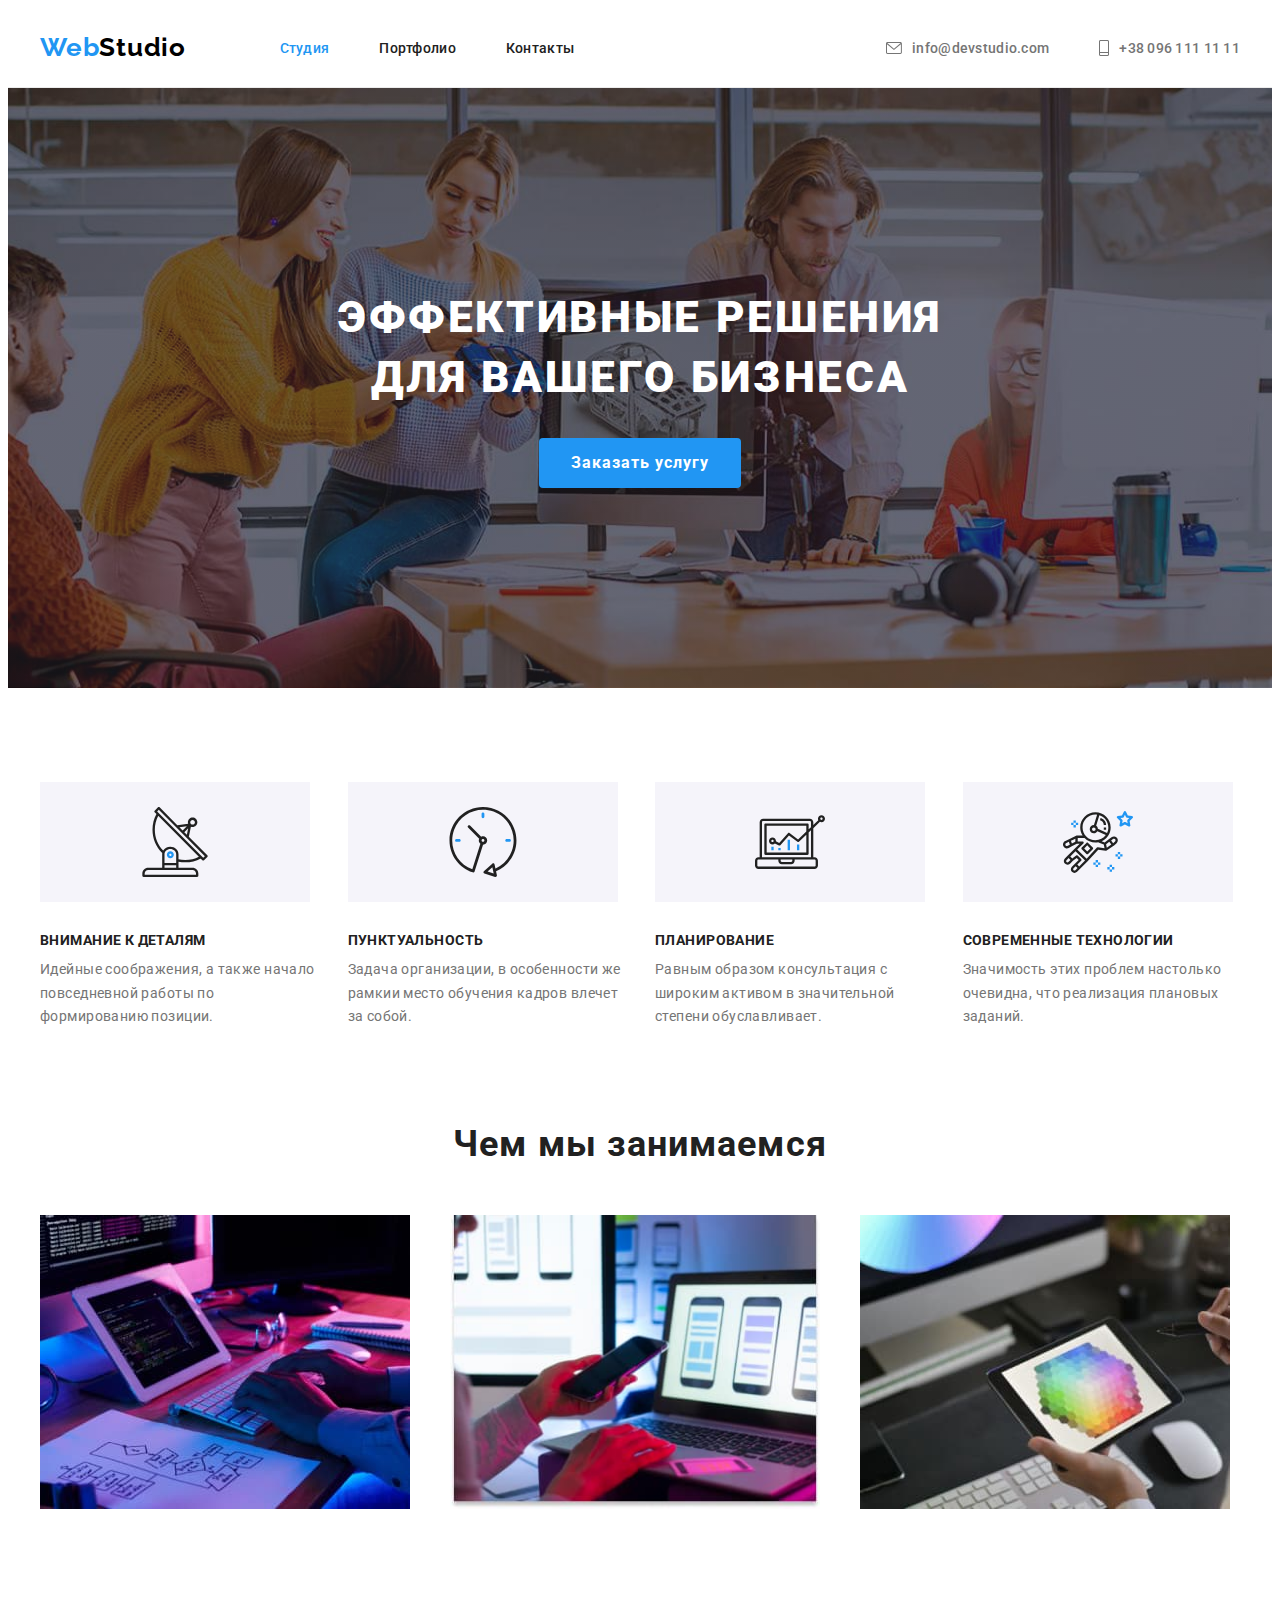
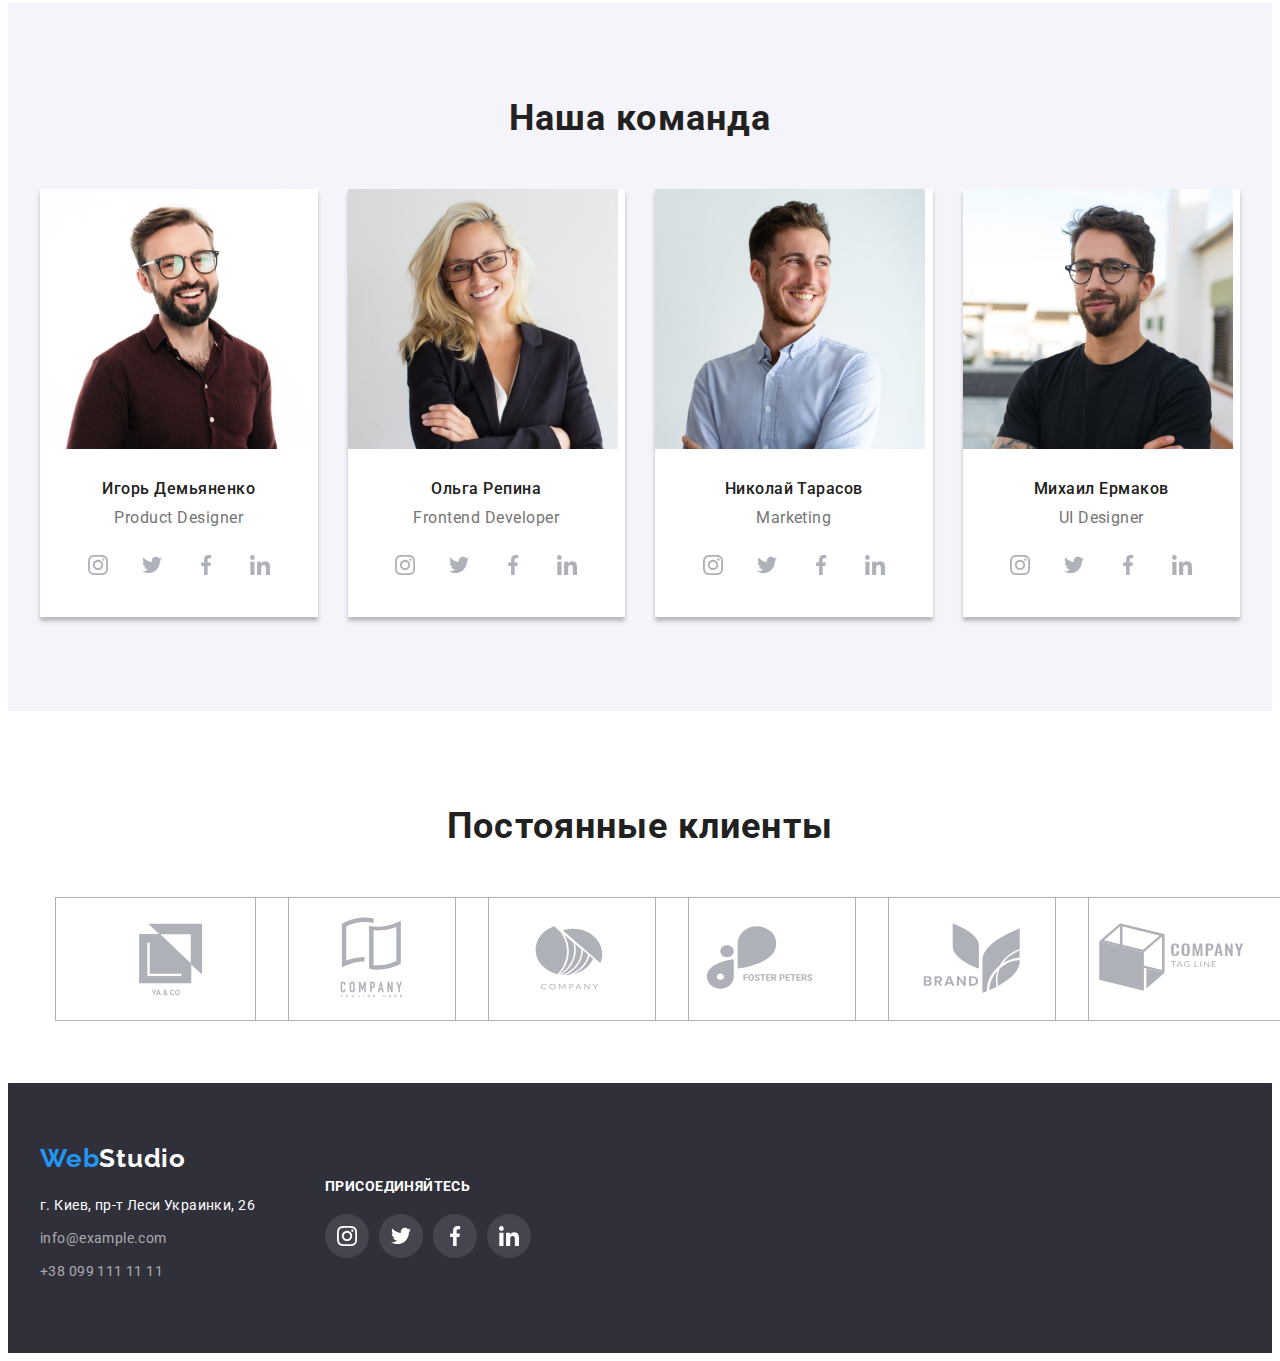
<file: index.html>
<!DOCTYPE html>
<html lang="ru">
    <head>
        <meta charset="utf-8">
        <title> Studio</title>
        <!--link GOOGLE Fonts-->
        <!--CSS rules to specify families
            font-family: 'Raleway', sans-serif;
            font-family: 'Roboto', sans-serif;-->
        <link rel="preconnect" href="https://fonts.googleapis.com">
        <link rel="preconnect" href="https://fonts.gstatic.com" crossorigin>
        <link href="https://fonts.googleapis.com/css2?family=Raleway:wght@700&family=Roboto:wght@400;500;700;900&display=swap" rel="stylesheet">
        <!--Link style-->
        <link rel="stylesheet" href="https://cdnjs.cloudflare.com/ajax/libs/modern-normalize/1.1.0/modern-normalize.min.css" integrity="sha512-wpPYUAdjBVSE4KJnH1VR1HeZfpl1ub8YT/NKx4PuQ5NmX2tKuGu6U/JRp5y+Y8XG2tV+wKQpNHVUX03MfMFn9Q==" crossorigin="anonymous" referrerpolicy="no-referrer" />
        <link rel="stylesheet" href="./css/style.css">
    </head>
    <body>
        <header class="header">
            <div class="container header-container">
                    <a href="" class="link link-no-tdn header-logo">Web<span class="header-post-logo">Studio</span> </a>
                    <nav class="navigation-header">
                        <ul class="list list-no-ls list-header-navigation " > 
                            <li class="header-nav-item item"><a href="./index.html" class="link link-no-tdn header-nav-link current-page-link ">Студия</a></li>
                            <li class="header-nav-item item"><a href="./portfolio.html" class="link link-no-tdn header-nav-link ">Портфолио</a></li>    
                            <li class="header-nav-item item"><a href="" class="link link-no-tdn header-nav-link ">Контакты</a></li>
                        </ul>    
                    </nav>
                    <ul class="list list-no-ls list-header-contact" >
                        <li class="header-contact-item item mail-item"><a href="mailto:info@devstudio.com" class="link link-no-tdn header-contact-link">
                            <svg width="16" height="12" class="contact-icon"> 
                                <use href="./images/icons.svg#icon-envelope"></use>
                            </svg>
                            <span class="mail-header">info@devstudio.com</span></a></li>
                        <li class="header-contact-item"><a href="tel:+380961111111" class="link link-no-tdn header-contact-link">
                            <svg width="10" height="16" class="contact-icon"> 
                                <use href="./images/icons.svg#icon-smartphone"></use>
                            </svg>
                            <span>+38 096 111 11 11</span></a></li>
                    </ul>
            </div>
        </header>
        <main>
            <section class="hero section">  
                <div class="container hero-container">
                    <h1 class="hero-title">Эффективные решения для вашего бизнеса</h1>
                        <input type="button" value="Заказать услугу" class="hero-button">
                </div>
            </section>
            <section class="superiority section">
                <div class="container">
                    <h2 hidden >Наши достоинства</h2>
                    <ul class="superiority-list list-no-ls">
                        <li class="superiority-item item">
                            <div class="superiority-img-block">
                                <svg class="superiority-img">
                                    <use href="./images/icons.svg#icon-antenna"></use>
                                </svg> 
                            </div>
                            <h3 class="superiority-name">Внимание к деталям</h3>
                            <p class="superiority-after-title">Идейные соображения, а также начало повседневной работы по формированию позиции.</p>
                        </li>
                        <li class="superiority-item item">
                            <div class="superiority-img-block">
                                <svg class="superiority-img">
                                    <use href="./images/icons.svg#icon-clock"></use>
                                </svg> 
                            </div>
                            <h3 class="superiority-name">Пунктуальность</h3>
                            <p class="superiority-after-title">Задача организации, в особенности же рамкии место обучения кадров влечет за собой.</p>
                        </li>
                        <li class="superiority-item item">
                            <div class="superiority-img-block">
                                <svg class="superiority-img">
                                    <use href="./images/icons.svg#icon-diagram"></use>
                                </svg> 
                            </div>
                            <h3 class="superiority-name">Планирование</h3>
                            <p class="superiority-after-title">Равным образом консультация с широким активом в значительной степени обуславливает.</p>
                        </li>
                        <li class="superiority-item item">
                            <div class="superiority-img-block">
                                <svg class="superiority-img">
                                    <use href="./images/icons.svg#icon-astronaut"></use>
                                </svg> 
                            </div>
                            <h3 class="superiority-name">Современные технологии</h3>
                            <p class="superiority-after-title">Значимость этих проблем настолько очевидна, что реализация плановых заданий.</p>
                        </li>
                    </ul> 
                </div>   
            </section>
            <section class="scills-section section">
                <div class="container scills-container">
                    <h2 class="scills-title">
                        Чем мы занимаемся
                    </h2>
                    <ul class="scills-list list-no-ls">
                        <li class="scills-item item"><a href="" class="scills-link link-no-tdn link"><img src="./images/coding.jpg" alt="Высококласный код" width="370" height="294"></a></li>
                        <li class="scills-item item"><a href="" class="scills-link link-no-tdn link"><img src="./images/crossplatform.jpg" alt="Разработка контент для различных платформ" width="370" height="294"></a></li>
                        <li class="scills-item item"><a href="" class="scills-link link-no-tdn link"><img src="./images/design.jpg" alt="Разработка дизайна" width="370" height="294"></a></li>
                    </ul>
                </div>
            </section>
            <section class="team-section section" >
                <div class="container">
                    <h2 class="team-title"> Наша команда </h2>
                    <ul class="team-list list-no-ls">
                        <li class="team-items item">
                            <img src="./images/productdesigner.jpg" alt="Product Designer" width="270" height="260">
                            <div class="team-fig-caption">
                                <h3 class="team-member-names">Игорь Демьяненко</h3>
                                <p lang="en" class="team-member-positions">Product Designer</p>
                                <ul class="social-list social-list-members list-no-ls list">
                                    <li class="social-item item social-item-members">
                                        <a href="" class="social-link link-no-tdn link">
                                            <svg class="social-icon"> 
                                                <use href="./images/icons.svg#icon-instagram"></use>
                                            </svg>
                                             </a>
                                    </li>
                                    <li class="social-item item social-item-members">
                                        <a href="" class="social-link link-no-tdn link">
                                            <svg class="social-icon"> 
                                                <use href="./images/icons.svg#icon-twitter"></use>
                                            </svg>
                                        </a>
                                    </li>
                                    <li class="social-item item social-item-members">
                                        <a href="" class="social-link link-no-tdn link">
                                            <svg class="social-icon"> 
                                                <use href="./images/icons.svg#icon-facebook"></use>
                                            </svg>
                                        </a>
                                    </li>
                                    <li class="social-item item social-item-members">
                                        <a href="" class="social-link link-no-tdn link">
                                            <svg class="social-icon"> 
                                                <use href="./images/icons.svg#icon-linkedin"></use>
                                            </svg>
                                        </a>
                                    </li>
                                </ul>
                            </div>
                        </li>
                        <li class="team-items item">
                            <img src="./images/frontend.jpg" alt="Frontend Developer" width="270" height="260">
                            <div class="team-fig-caption">
                                <h3 class="team-member-names">Ольга Репина</h3>
                                <p lang="en" class="team-member-positions">Frontend Developer</p>
                                <ul class="social-list social-list-members list-no-ls list">
                                    <li class="social-item item social-item-members">
                                        <a href="" class="social-link link-no-tdn link">
                                            <svg class="social-icon"> 
                                                <use href="./images/icons.svg#icon-instagram"></use>
                                            </svg>
                                             </a>
                                    </li>
                                    <li class="social-item item social-item-members">
                                        <a href="" class="social-link link-no-tdn link">
                                            <svg class="social-icon"> 
                                                <use href="./images/icons.svg#icon-twitter"></use>
                                            </svg>
                                        </a>
                                    </li>
                                    <li class="social-item item social-item-members">
                                        <a href="" class="social-link link-no-tdn link">
                                            <svg class="social-icon"> 
                                                <use href="./images/icons.svg#icon-facebook"></use>
                                            </svg>
                                        </a>
                                    </li>
                                    <li class="social-item item social-item-members">
                                        <a href="" class="social-link link-no-tdn link">
                                            <svg class="social-icon"> 
                                                <use href="./images/icons.svg#icon-linkedin"></use>
                                            </svg>
                                        </a>
                                    </li>
                                </ul>
                            </div>
                        </li>
                        <li class="team-items item">
                            <img src="./images/marketing.jpg" alt="Marketing" width="270" height="260">
                            <div class="team-fig-caption">
                                <h3 class="team-member-names">Николай Тарасов</h3>
                                <p lang="en" class="team-member-positions">Marketing</p>
                                <ul class="social-list social-list-members list-no-ls list">
                                    <li class="social-item item social-item-members">
                                        <a href="" class="social-link link-no-tdn link">
                                            <svg class="social-icon"> 
                                                <use href="./images/icons.svg#icon-instagram"></use>
                                            </svg>
                                             </a>
                                    </li>
                                    <li class="social-item item social-item-members">
                                        <a href="" class="social-link link-no-tdn link">
                                            <svg class="social-icon"> 
                                                <use href="./images/icons.svg#icon-twitter"></use>
                                            </svg>
                                        </a>
                                    </li>
                                    <li class="social-item item social-item-members">
                                        <a href="" class="social-link link-no-tdn link">
                                            <svg class="social-icon"> 
                                                <use href="./images/icons.svg#icon-facebook"></use>
                                            </svg>
                                        </a>
                                    </li>
                                    <li class="social-item item social-item-members">
                                        <a href="" class="social-link link-no-tdn link">
                                            <svg class="social-icon"> 
                                                <use href="./images/icons.svg#icon-linkedin"></use>
                                            </svg>
                                        </a>
                                    </li>
                                </ul>
                            </div>
                        </li>
                        <li class="team-items item">
                            <img src="./images/uidesigner.jpg" alt="UI Designer" width="270" height="260">
                            <div class="team-fig-caption">
                                <h3 class="team-member-names">Михаил Ермаков</h3>
                                <p lang="en" class="team-member-positions">UI Designer</p>
                                <ul class="social-list social-list-members list-no-ls list">
                                    <li class="social-item item social-item-members">
                                        <a href="" class="social-link link-no-tdn link">
                                            <svg class="social-icon"> 
                                                <use href="./images/icons.svg#icon-instagram"></use>
                                            </svg>
                                             </a>
                                    </li>
                                    <li class="social-item item social-item-members">
                                        <a href="" class="social-link link-no-tdn link">
                                            <svg class="social-icon"> 
                                                <use href="./images/icons.svg#icon-twitter"></use>
                                            </svg>
                                        </a>
                                    </li>
                                    <li class="social-item item social-item-members">
                                        <a href="" class="social-link link-no-tdn link">
                                            <svg class="social-icon"> 
                                                <use href="./images/icons.svg#icon-facebook"></use>
                                            </svg>
                                        </a>
                                    </li>
                                    <li class="social-item item social-item-members">
                                        <a href="" class="social-link link-no-tdn link">
                                            <svg class="social-icon"> 
                                                <use href="./images/icons.svg#icon-linkedin"></use>
                                            </svg>
                                        </a>
                                    </li>
                                </ul>
                            </div>
                        </li>
                    </ul>
                </div>
            </section> 
            <section class="section regcustomers-section">
                <div class="container regcustomers-container">
                    <h2 class="regcustomers-title">Постоянные клиенты</h2>
                    <ul class="regcustomers-list list-no-ls list">
                        <li class="regcustomers-item item"> 
                            <a href="" class="regcustomers-link link-no-std"> 
                                <svg class="regcustomers-icon"> 
                                    <use href="./images/icons.svg#icon-client1"> 
                                    </use>
                                </svg>
                            </a>
                        </li>
                        <li class="regcustomers-item item"> 
                            <a href="" class="regcustomers-link link-no-std"> 
                                <svg class="regcustomers-icon"> 
                                    <use href="./images/icons.svg#icon-client2"> 
                                    </use>
                                </svg>
                            </a>
                        </li>
                        <li class="regcustomers-item item"> 
                            <a href="" class="regcustomers-link link-no-std"> 
                                <svg class="regcustomers-icon"> 
                                    <use href="./images/icons.svg#icon-client3"> 
                                    </use>
                                </svg>
                            </a>
                        </li>
                        <li class="regcustomers-item item"> 
                            <a href="" class="regcustomers-link link-no-std"> 
                                <svg class="regcustomers-icon"> 
                                    <use href="./images/icons.svg#icon-client4"> 
                                    </use>
                                </svg>
                            </a>
                        </li>
                        <li class="regcustomers-item item"> 
                            <a href="" class="regcustomers-link link-no-std"> 
                                <svg class="regcustomers-icon"> 
                                    <use href="./images/icons.svg#icon-client5"> 
                                    </use>
                                </svg>
                            </a>
                        </li>
                        <li class="regcustomers-item item"> 
                            <a href="" class="regcustomers-link link-no-std"> 
                                <svg class="regcustomers-icon"> 
                                    <use href="./images/icons.svg#icon-client6"> 
                                    </use>
                                </svg>
                            </a>
                        </li>
                    </ul>
                </div>
            </section>         
        </main> 
        <footer class="footer"> 
            <div class="container footer-container">
                <div class="footer-adress footer-content">
                    <div class="footer-logo-container">
                        <a href="" class="link link-no-tdn footer-logo">Web<span class="footer-post-logo">Studio</span> </a>
                    </div>
                    <address class="address">
                        <ul class="address-list list-no-ls">
                            <li class="address-item item"><a href="" class="address-link link-no-tdn">г. Киев, пр-т Леси Украинки, 26</a></li>
                            <li class="address-item item"><a href="mailto:info@example.com" class=" address-link address-telmail-link link-no-tdn">info@example.com</a></li>
                            <li class="address-item item"><a href="tel:+380991111111" class="address-link address-telmail-link link-no-tdn">+38 099 111 11 11</a></li>
                        </ul>
                    </address>
                </div>
                <div class="footer-content footer-social">
                    <p class="footer-social-title"> присоединяйтесь</p>
                    <ul class="social-list social-list-footer list-no-ls list">
                        <li class="social-item item social-item-footer">
                            <a href="" class="social-link social-link-footer link-no-tdn link">
                                <svg class="social-icon social-icon-footer"> 
                                    <use href="./images/icons.svg#icon-instagram"></use>
                                </svg>
                                 </a>
                        </li>
                        <li class="social-item item social-item-members">
                            <a href="" class="social-link social-link-footer link-no-tdn link">
                                <svg class="social-icon social-icon-footer"> 
                                    <use href="./images/icons.svg#icon-twitter"></use>
                                </svg>
                            </a>
                        </li>
                        <li class="social-item item social-item-members">
                            <a href="" class="social-link social-link-footer link-no-tdn link">
                                <svg class="social-icon social-icon-footer"> 
                                    <use href="./images/icons.svg#icon-facebook"></use>
                                </svg>
                            </a>
                        </li>
                        <li class="social-item item social-item-members">
                            <a href="" class="social-link social-link-footer link-no-tdn link">
                                <svg class="social-icon social-icon-footer"> 
                                    <use href="./images/icons.svg#icon-linkedin"></use>
                                </svg>
                            </a>
                        </li>
                    </ul>
                </div>
                <div class="footer-content footer-sign">
    
                </div>
            </div>
            
        </footer>   
    </body>
</html>
</file>
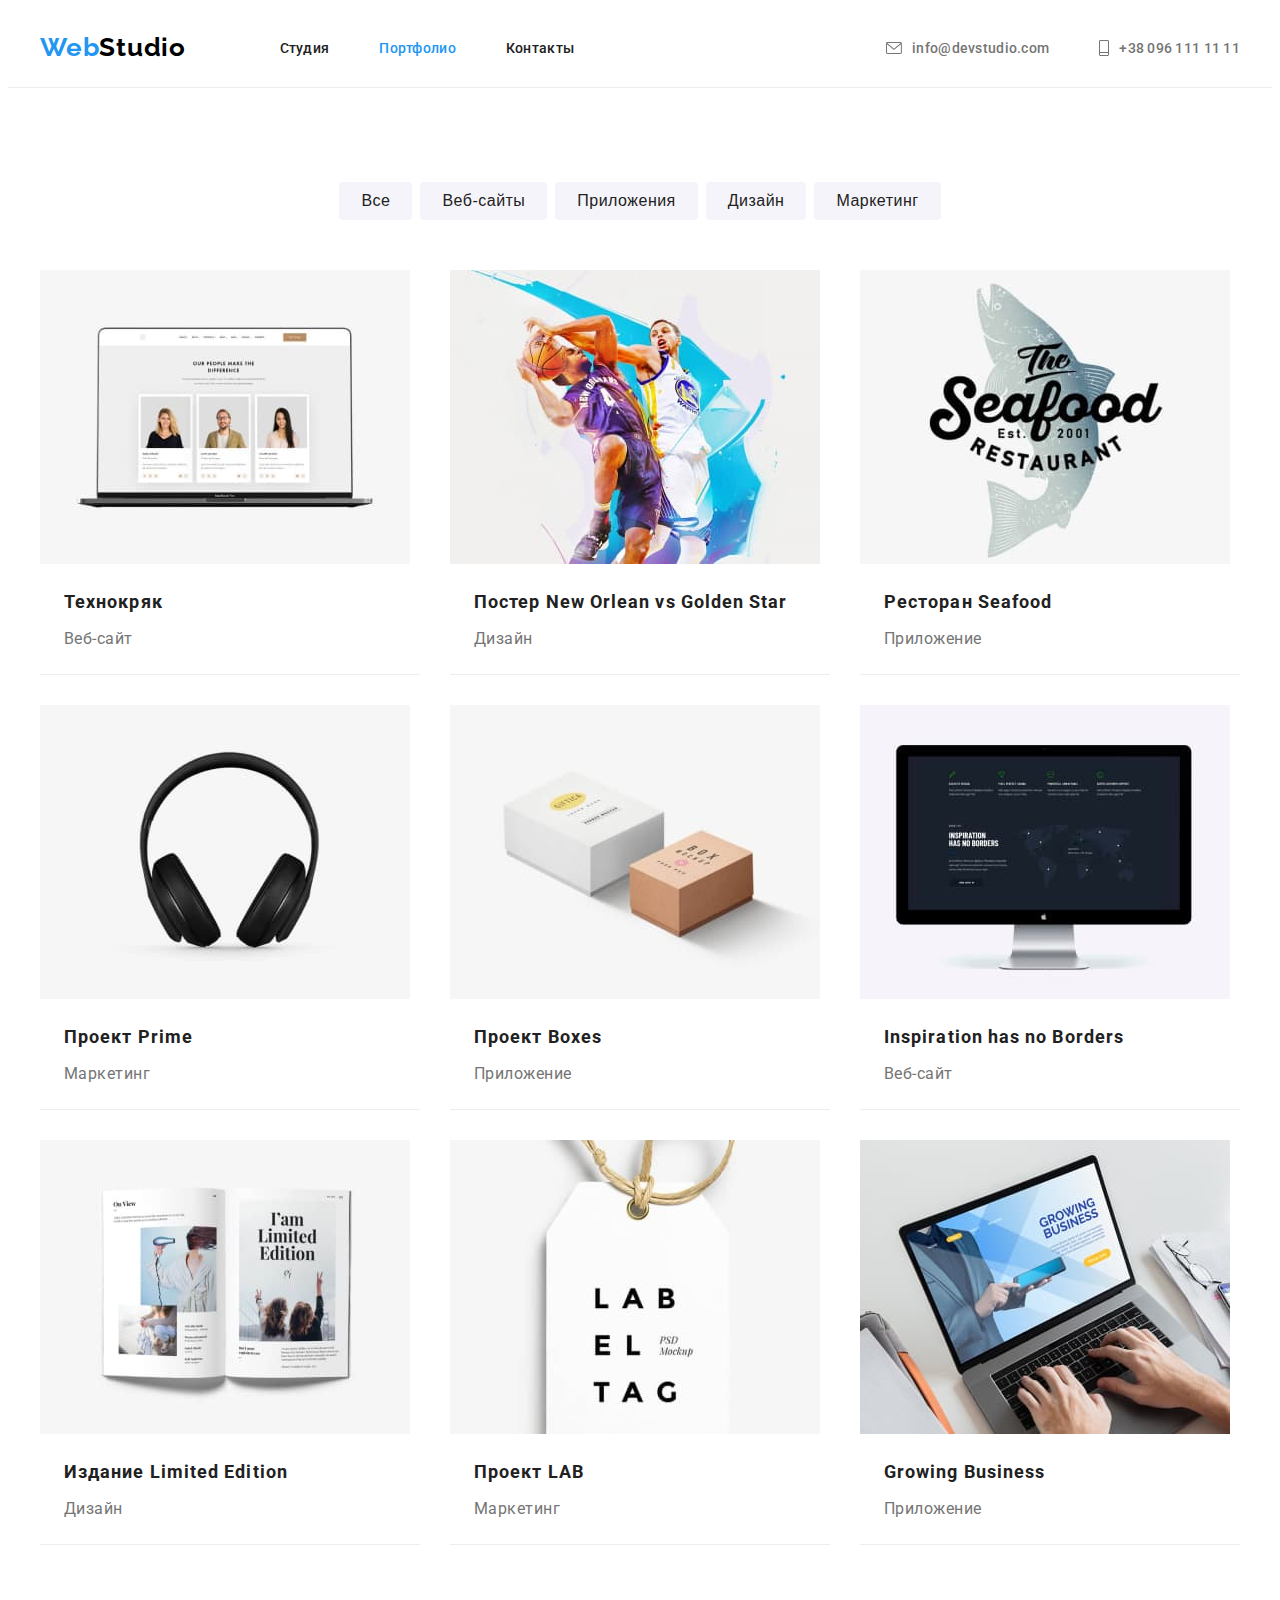
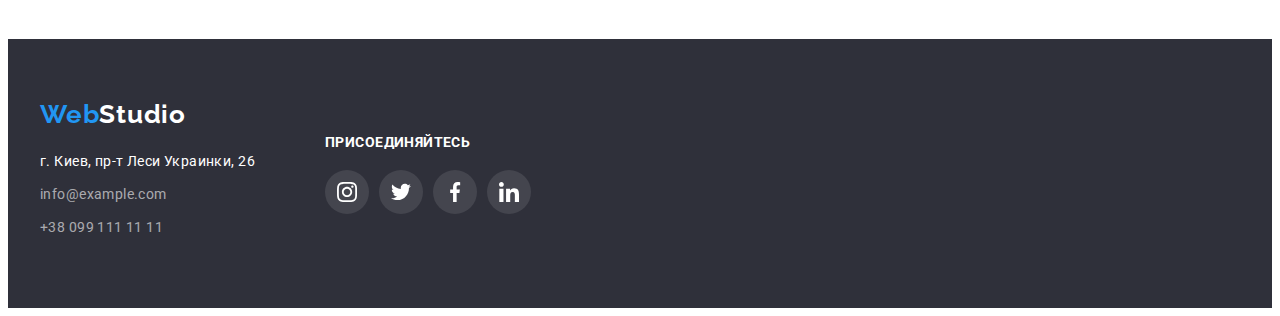
<file: portfolio.html>
<!DOCTYPE html >
<html lang="ru">
    <head>
        <meta charset="utf-8">
        <title> Portfolio </title>
        <!--link GOOGLE Fonts-->
        <!--CSS rules to specify families
            font-family: 'Raleway', sans-serif;
            font-family: 'Roboto', sans-serif;-->
        <link rel="preconnect" href="https://fonts.googleapis.com">
        <link rel="preconnect" href="https://fonts.gstatic.com" crossorigin>
        <link href="https://fonts.googleapis.com/css2?family=Raleway:wght@700&family=Roboto:wght@400;500;700;900&display=swap" rel="stylesheet">
        <!--Link style-->
        <link rel="stylesheet" href="https://cdnjs.cloudflare.com/ajax/libs/modern-normalize/1.1.0/modern-normalize.min.css" integrity="sha512-wpPYUAdjBVSE4KJnH1VR1HeZfpl1ub8YT/NKx4PuQ5NmX2tKuGu6U/JRp5y+Y8XG2tV+wKQpNHVUX03MfMFn9Q==" crossorigin="anonymous" referrerpolicy="no-referrer" />    
        <link rel="stylesheet" href="./css/style.css">
    </head>
    <body>
        <header class="header">
            <div class="container header-container">
                    <a href="" class="link link-no-tdn header-logo">Web<span class="header-post-logo">Studio</span> </a>
                    <nav class="navigation-header">
                        <ul class="list list-no-ls list-header-navigation " > 
                            <li class="header-nav-item item"><a href="./index.html" class="link link-no-tdn header-nav-link ">Студия</a></li>
                            <li class="header-nav-item item"><a href="./portfolio.html" class="link link-no-tdn header-nav-link current-page-link  ">Портфолио</a></li>    
                            <li class="header-nav-item item"><a href="" class="link link-no-tdn header-nav-link ">Контакты</a></li>
                        </ul>    
                    </nav>
                    <ul class="list list-no-ls list-header-contact" >
                        <li class="header-contact-item item mail-item"><a href="mailto:info@devstudio.com" class="link link-no-tdn header-contact-link">
                            <svg width="16" height="12" class="contact-icon"> 
                                <use href="../images/icons.svg#icon-envelope"></use>
                            </svg>
                            <span class="mail-header">info@devstudio.com</span></a></li>
                        <li class="header-contact-item"><a href="tel:+380961111111" class="link link-no-tdn header-contact-link">
                            <svg width="10" height="16" class="contact-icon"> 
                                <use href="../images/icons.svg#icon-smartphone"></use>
                            </svg>
                            <span>+38 096 111 11 11</span></a></li>
                    </ul>
            </div>
        </header>
        <section class="products-section section">
            <div class="container">
                <ul class="products-list list-no-ls">
                    <li class="product-list-item item"><input type="button" value="Все" class="product-list-btn button"></li>
                    <li class="product-list-item item"><input type="button" value="Веб-сайты" class="product-list-btn button"></li>
                    <li class="product-list-item item"><input type="button" value="Приложения" class="product-list-btn button"></li>
                    <li class="product-list-item item"><input type="button" value="Дизайн" class="product-list-btn button"></li>
                    <li class="product-list-item item"><input type="button" value="Маркетинг" class="product-list-btn button"></li>
                </ul>
                <ul class="products-example-list list-no-ls">
                    <li class="products-example-item ">
                        <a href="" class="products-example-link link-no-tdn">
                            <img src="./images/technokryak.jpg" alt="Веб-сайт Технокряк"  width="370" height="294">
                            <div class="product-name-container">
                                <h3 class="products-example-partner">Технокряк</h3>
                                <p class="products-example-type">Веб-сайт</p>
                            </div>
                        </a>
                    </li>
                    <li class="products-example-item "><a href="" class="products-example-link link-no-tdn">
                            <img src="./images/poster-new-orlean.jpg" alt="Дизайн Постер New Orlean vs Golden Star" width="370" height="294">
                            <div class="product-name-container">
                                <h3 class="products-example-partner">Постер New Orlean vs Golden Star</h3>
                                <p class="products-example-type">Дизайн</p>
                            </div>
                        </a>
                    </li>
                    <li class="products-example-item "><a href="" class="products-example-link link-no-tdn">
                            <img src="./images/restoraun-seafood.jpg" alt="Приложение Ресторан Seafood" width="370" height="294">
                            <div class="product-name-container">
                                <h3 class="products-example-partner">Ресторан Seafood</h3>
                                <p class="products-example-type">Приложение</p>
                            </div>
                        </a>
                    </li>
                    <li class="products-example-item "><a href="" class="products-example-link link-no-tdn">
                            <img src="./images/project-prime.jpg" alt="Маркетинг Проект Prime" width="370" height="294">
                            <div class="product-name-container">
                                <h3 class="products-example-partner">Проект Prime</h3>
                                <p class="products-example-type">Маркетинг</p>
                            </div>
                        </a>
                    </li>
                    <li class="products-example-item "><a href="" class="products-example-link link-no-tdn">
                            <img src="./images/project-boxes.jpg" alt="Приложение Проект Boxes" width="370" height="294">
                            <div class="product-name-container">
                                <h3 class="products-example-partner">Проект Boxes</h3>
                                <p class="products-example-type">Приложение</p>
                            </div>
                        </a>
                    </li>
                    <li class="products-example-item "><a href="" class="products-example-link link-no-tdn">
                            <img src="./images/inspiration-no-borders.jpg" alt="Веб-сайт Inspiration has no Borders" width="370" height="294">
                            <div class="product-name-container">
                                <h3 class="products-example-partner">Inspiration has no Borders</h3>
                                <p class="products-example-type">Веб-сайт</p>
                            </div>
                        </a>
                    </li>
                    <li class="products-example-item "><a href="" class="products-example-link link-no-tdn">
                            <img src="./images/magazine-limited-edition.jpg" alt="Дизайн Издание Limited Edition" width="370" height="294">
                            <div class="product-name-container">
                                <h3 class="products-example-partner">Издание Limited Edition</h3>
                                <p class="products-example-type">Дизайн</p>
                            </div>
                        </a>
                    </li>
                    <li class="products-example-item "><a href="" class="products-example-link link-no-tdn">
                            <img src="./images/project-lab.jpg" alt="Маркетинг Проект LAB" width="370" height="294">
                            <div class="product-name-container">
                                <h3 class="products-example-partner">Проект LAB</h3>
                                <p class="products-example-type">Маркетинг</p>
                            </div>
                        </a>
                    </li>
                    <li class="products-example-item "><a href="" class="products-example-link link-no-tdn">
                            <img src="./images/growing-business.jpg" alt="Приложение Growing Business" width="370" height="294">
                            <div class="product-name-container">
                                <h3 class="products-example-partner">Growing Business</h3>
                                <p class="products-example-type">Приложение</p>
                            </div>
                        </a>
                    </li>
                </ul>
            </div>
        </section>
        <footer class="footer"> 
            <div class="container footer-container">
                <div class="footer-adress footer-content">
                    <div class="footer-logo-container">
                        <a href="" class="link link-no-tdn footer-logo">Web<span class="footer-post-logo">Studio</span> </a>
                    </div>
                    <address class="address">
                        <ul class="address-list list-no-ls">
                            <li class="address-item item"><a href="" class="address-link link-no-tdn">г. Киев, пр-т Леси Украинки, 26</a></li>
                            <li class="address-item item"><a href="mailto:info@example.com" class=" address-link address-telmail-link link-no-tdn">info@example.com</a></li>
                            <li class="address-item item"><a href="tel:+380991111111" class="address-link address-telmail-link link-no-tdn">+38 099 111 11 11</a></li>
                        </ul>
                    </address>
                </div>
                <div class="footer-content footer-social">
                    <p class="footer-social-title"> присоединяйтесь</p>
                    <ul class="social-list social-list-footer list-no-ls list">
                        <li class="social-item item social-item-footer">
                            <a href="" class="social-link social-link-footer link-no-tdn link">
                                <svg class="social-icon social-icon-footer"> 
                                    <use href="./images/icons.svg#icon-instagram"></use>
                                </svg>
                                 </a>
                        </li>
                        <li class="social-item item social-item-members">
                            <a href="" class="social-link social-link-footer link-no-tdn link">
                                <svg class="social-icon social-icon-footer"> 
                                    <use href="./images/icons.svg#icon-twitter"></use>
                                </svg>
                            </a>
                        </li>
                        <li class="social-item item social-item-members">
                            <a href="" class="social-link social-link-footer link-no-tdn link">
                                <svg class="social-icon social-icon-footer"> 
                                    <use href="./images/icons.svg#icon-facebook"></use>
                                </svg>
                            </a>
                        </li>
                        <li class="social-item item social-item-members">
                            <a href="" class="social-link social-link-footer link-no-tdn link">
                                <svg class="social-icon social-icon-footer"> 
                                    <use href="./images/icons.svg#icon-linkedin"></use>
                                </svg>
                            </a>
                        </li>
                    </ul>
                </div>
                <div class="footer-content footer-sign">
    
                </div>
            </div>
            
        </footer>     
    </body>
</html>
</file>
<file: css/style.css>
:root{
/*fonts colours */
    --body-fonts-main-color: #212121;
    --body-fonts-onbackgraund-color: #FFFFFF;
    --general-text-fonts-color: #757575;
    --logo-first-color: #2196F3;
    --logo-header-second-color: #000000;
    --logo-footer-second-color: #FFFFFF;
    --active-btn-fonts-color: #FFFFFF;
    --active-link-fonts-color: #2196F3;
    --main-svg-color: #AFB1B8;
/*background colours */   
    --body-background-main-color:#E5E5E5;
    --header-background-color: #FFFFFF;
    --hero-background-color: #2F303A;
    --hero-btn-background-color: #2196F3;
    --body-additional-color: #F5F4FA;
    --footer-background-color: #2F303A;
    --active-btn-background-color: #2196F3;
    --cards-background-color: #FFFFFF;
/*border colors*/
    --header-botton-color: #ECECEC;
    --product-example-card-border: #EEEEEE;
/*distance between content*/
    --horisondal-content-offset-negative: -30px;
    --horisondal-content-offset-positive: 30px;
    --vertical-content-offset-negative: -30px;
    --vertical-content-offset-positive: 30px;
    --vertical-section-offset-negative: -94px;
    --vertical-section-offset-positive: 94px;
}
/*reset*/
p, h1, h2, h3, h4, h5, h6{
    margin: 0;
}
ul {
    margin: 0;
    padding-left: 0;
}

/*general components*/
body {
    font-family: Roboto, sans-serif;
    color: var(--body-fonts-main-color);
    /* background-color: var(--body-background-main-color); */
}

.link-no-tdn {
    text-decoration: none;
}
.list-no-ls {
    list-style: none;
}
.container{
    width: 1200px;
    margin: 0 auto;
    padding-left: 15px;
    padding-right: 15px;
}
img{
    display: block;
}

.section{
    padding-top: var(--vertical-section-offset-positive);
    padding-bottom: var(--vertical-section-offset-positive);
}
/*------------HEADER-------------*/
.header{
    background-color: var(--header-background-color);
    border-bottom: 1px solid var(--header-botton-color);
    padding-bottom: 24px;
    padding-top: 24px;

}
.header-container {
    display: flex;
    flex-wrap: wrap;
    align-items: center;
    justify-content: space-between;
}
.header-logo {
    font-family: Raleway;
    font-weight: 700;
    font-size: 26px;
    line-height: calc(31 / 26);
    letter-spacing: 0.03em; 
    color: var(--logo-first-color);
    flex-grow: 0.6;
}
.header-post-logo {
    color: var(--logo-header-second-color);
}
.navigation-header {
    flex-grow: 1;
}  
.list-header-navigation {
    display: flex;
    flex-wrap: wrap;
    justify-content: flex-start;
} 
.header-nav-item:not(:last-child) {
    margin-right: 50px;
} 
.header-nav-link {
    font-weight: 500;
    font-size: 14px;
    line-height: calc(16 / 14);
    letter-spacing: 0.02em;
    color:inherit;
}
.current-page-link {
    color: var(--active-link-fonts-color);
    /* background-color: var(--active-link-fonts-color); */
}
.header-nav-link:hover, .header-nav-link:focus {
    color: var(--active-link-fonts-color);
   
}
/* .current-page-link:hover,
.current-page-link:focus {
    color: var(--body-fonts-onbackgraund-color);
    background-color: var(--active-link-fonts-color);
} */

.list-header-contact {
    display: flex;
    flex-wrap:wrap;
    flex-grow: 1;
    justify-content: flex-end;
} 
.header-contact-item:not(:last-child) {
    margin-right: 50px;
} 
.header-contact-link{
    display: flex;
    align-items: center;
}
.header-contact-link {
    font-weight: 500;
    font-size: 14px;
    line-height: calc(16 / 14);
    letter-spacing: 0.02em;
    color: var(--general-text-fonts-color);
}

.header-contact-link:hover, .header-contact-link:focus {
    color: var(--active-link-fonts-color);
}
.header-contact-link:hover .contact-icon, 
.header-contact-link:focus .contact-icon{
    --color1: var(--active-link-fonts-color);
}
.contact-icon {
    margin-right: 10px;
}

/*------------------BODY-------------------*/
.hero{
    background-image: linear-gradient(rgba(47, 48, 58, 0.4),
     rgba(47, 48, 58, 0.4)),
    url(../images/bg-hero.jpg);
    background-repeat: no-repeat, no-repeat;
    background-position:center;
    background-size:1600px, 1600px;

}
.hero-container{
    padding-bottom: 106px;
    padding-top: 106px;
    
}
.hero-title {
    font-weight: 900;
    font-size: 44px;
    line-height: 1.36;
    text-align: center;
    letter-spacing: 0.06em;
    text-transform: uppercase;
    color: var(--body-fonts-onbackgraund-color);
    max-width: 696px;
    margin:0 auto 30px;
}
.hero-button {
    cursor: pointer;
    font-family: inherit;
    font-weight: 700;
    font-size: 16px;
    line-height: 1.87;
    display: block;
    align-items: center;
    text-align: center;
    letter-spacing: 0.06em;
    color: var(--body-fonts-onbackgraund-color);
    background-color: var(--hero-btn-background-color);
    padding-left: 32px;
    padding-right: 32px;
    padding-top: 10px;
    padding-bottom: 10px;
    margin:0 auto;
    border-radius: 4px;
    border: 0;
}
/*------SUPERIORITY-------*/
.superiority-list{
    display: flex;
    flex-wrap: wrap;
    margin-left:  var(--horisondal-content-offset-negative);
    margin-top: var(--vertical-content-offset-negative);

}
.superiority-item {
    margin-left: var(--horisondal-content-offset-positive);
    margin-top: var(--horisondal-content-offset-positive);
    flex-basis: calc(100% / 4 - var(--horisondal-content-offset-positive));
}
.superiority-img-block {
    width: 270px;
    height: 120px;
    display: flex;
    background-color: var(--body-additional-color);
    justify-content: center;
    align-items: center;
    margin-bottom: 30px;
}
.superiority-img {
    height: 70px;
    width: 70px;
}

.superiority-name{
    font-weight: 700;
    font-size: 14px;
    line-height: calc(16 / 14);
    letter-spacing: 0.03em;
    text-transform: uppercase;
    margin-bottom: 10px;
}
.superiority-after-title {
    font-weight: 400;
    font-size: 14px;
    line-height: 1.71;
    letter-spacing: 0.03em;
    color: var(--general-text-fonts-color);
}
.scills-section {
    padding-top: 0;
}
.scills-title {
    font-weight: 700;
    font-size: 36px;
    line-height: calc(42 / 36);
    text-align: center;
    letter-spacing: 0.03em;
    margin-bottom: 20px;
}
.scills-list {
    display: flex;
    flex-wrap: wrap;
    margin-left: var(--horisondal-content-offset-negative);
}
.scills-item {
    margin-top: var(--vertical-content-offset-positive);
    margin-left: var(--horisondal-content-offset-positive);
    flex-basis: calc(100% / 3 - var(--horisondal-content-offset-positive));
}
.team-section {
    background-color: var(--body-additional-color);
}
.team-list {
    display: flex;     
    flex-wrap: wrap;
    margin-left: var(--horisondal-content-offset-negative);
}
.team-items {
    margin-top: var(--vertical-content-offset-positive);
    margin-left: var(--horisondal-content-offset-positive);
    background-color: var(--cards-background-color);
    flex-basis: calc(100% / 4 - var(--horisondal-content-offset-positive));
    box-shadow: 0 4px 4px 0 rgba(0, 0, 0, 0.25);
}
.team-fig-caption {
    margin-top: var(--vertical-content-offset-positive);
    margin-bottom: var(--vertical-content-offset-positive);
}
.team-title {
    font-weight: 700;
    font-size: 36px;
    line-height: calc(42 / 36);
    text-align: center;
    letter-spacing: 0.03em;
    margin-bottom: 20px;
}
.team-member-names {
    font-weight: 500;
    font-size: 16px;
    line-height: calc(19 / 16);
    text-align: center;
    letter-spacing: 0.03em;
    margin-bottom: 10px;
}
.team-member-positions {
    font-weight: 400;
    font-size: 16px;
    line-height: calc(19 / 16);
    text-align: center;
    letter-spacing: 0.03em;
    color: var(--general-text-fonts-color);
    margin-bottom: 16px;
}
.social-list{
    display: flex;
    justify-content: center;
}
.social-item {
    height: 44px;
    width: 44px;
}
.social-item + .social-item {
    margin-left: 10px;
}
.social-link  {
    height: 100%;
    width: 100%;
    display: flex;
    border-radius: 50%;
    justify-content: center;
    align-items: center;
}
.social-link:hover,  .social-link:focus {
    background-color: var(--active-btn-background-color);
}
.social-link:hover .social-icon,
.social-link:focus .social-icon{
    --color4: var(--body-fonts-onbackgraund-color);
}
.social-icon {
    width: 20px;
    height: 20px;    
}
/*-----------------REGULAR CUSTOMS---------*/

.regcustomers-title {
    font-weight: 700;
    font-size: 36px;
    line-height: calc(42 / 36);
    text-align: center;
    letter-spacing: 0.03em;
    vertical-align: top;
    margin-bottom: 20px;
}
.regcustomers-list {
    display:flex;
    flex-wrap: wrap;
    justify-content: center;
    margin-left: var(--horisondal-content-offset-negative);
}
.regcustomers-item {
    height: 92px;
    width: 170px;
    margin-left: var(--horisondal-content-offset-positive);    
    margin-top: var(--vertical-content-offset-positive);
}
.regcustomers-link{
    display: flex;
    width: 100%;
    height: 100%;
    justify-content: center;
    align-items: center;    
    border: 1px solid var(--main-svg-color);
    padding: 15px 31px;
}
.regcustomers-icon{
    width: 100%;
    height: 100%;
}

.regcustomers-link:hover,
.regcustomers-link:focus {
    border-color: var(--active-link-fonts-color);
}

.regcustomers-link:hover .regcustomers-icon,
.regcustomers-link:focus .regcustomers-icon {
    --color4: var(--active-link-fonts-color);

}

/* .regcustomers-link{
    padding: 16px 32px;
    display:flex;
    justify-content: center;
    align-items: center;
    
} */
/* .regcustomers-icon {

} */



/*-----------------FOOTER------------------*/
.footer {
    background-color: var(--footer-background-color);
    padding-top: 60px;
    padding-bottom: 60px;

}

.footer-container {
    display:flex;
    align-items: center;
}

.footer-adress {
    margin-right: 70px;
}

.footer-logo-container {
    margin-bottom: 20px;
}
.footer-logo {
    font-family: Raleway;
    font-weight: 700;
    font-size: 26px;
    line-height: calc(31 / 26);
    letter-spacing: 0.03em; 
    color: var(--logo-first-color);
}
.footer-post-logo {
    font-family: Raleway;
    font-weight: 700;
    font-size: 26px;
    line-height: calc(31 / 26);
    letter-spacing: 0.03em; 
    color: var(--logo-footer-second-color);
}

.address-link{
    font-style: normal;
    font-weight: 400;
    font-size: 14px;
    line-height: 1.71;
    letter-spacing: 0.03em;
    color: var(--body-fonts-onbackgraund-color);
}
.address-link:hover, .address-link:focus{
    color: var(--active-link-fonts-color);
}

.address-telmail-link{
    color: rgba(255, 255, 255, 0.6);
}

.address-item{
    margin-bottom: 9px;
}

.footer-social-title {
    text-transform: uppercase;
    color: var(--body-fonts-onbackgraund-color);
    font-weight: 700;
    font-size: 14px;
    line-height: calc(16 / 14);
    letter-spacing: 0.03em; 
    margin-bottom: 20px;
}


.social-link-footer {
    background-color: rgba(255,255,255,10%);
}

.social-icon-footer {
    --color4:var(--body-fonts-onbackgraund-color);
}
/*---------------PORTFOLIO-----------------*/
.products-list {
    display: flex;
    flex-wrap: wrap;
    justify-content: center;
    margin-bottom: 20px;
}

.product-list-item:not(:last-child) {
    margin-right: 8px;
}
.product-list-btn {
    cursor: pointer;
    font-weight: 500;
    font-size: 16px;
    line-height: 1.62;
    text-align: center;
    letter-spacing: 0.03em;
    color:inherit;
    border: 0;
    border-radius: 4px;
    background-color: var(--body-additional-color);
    padding: 6px 22px;
}

.product-list-btn:hover, .product-list-btn:focus {
    color: var(--active-btn-fonts-color);
    background-color: var(--active-btn-background-color);     
    box-shadow: 0px 2px 2px 0 rgba(0, 0, 0, 0.12),
            0px 1px 2px 0 rgba(0, 0, 0, 0.8),
            0px 3px 1px 0 rgba(0, 0, 0, 0.1);
}  

.products-example-list {
    display: flex;
    flex-wrap: wrap;
    margin-left: var(--horisondal-content-offset-negative);
}

.products-example-item {
    background-color: var(--cards-background-color);
    margin-left: var(--horisondal-content-offset-positive);
    margin-top: var(--vertical-content-offset-positive);
    border-bottom: 1px solid var(--product-example-card-border);
    flex-basis: calc(100% / 3 - var(--horisondal-content-offset-positive));
}
.products-example-link{
    display: block;
}
.products-example-link:focus,
.products-example-link:hover {
    box-shadow: 1px 4px 6px 0 rgba(0, 0, 0, 0.16),
            0 4px 4px 0 rgba(0, 0, 0, 0.06),
            0 1px 1px 0 rgba(0, 0, 0, 0.12);

}
.product-name-container {
    padding-top: 20px;
    padding-bottom: 20px;
    padding-left: 24px;
    padding-right: 24px;
}

.products-example-partner {
    font-weight: 700;
    font-size: 18px;
    line-height: 2;
    letter-spacing: 0.06em;
    color: var(--body-fonts-main-color);
    margin-bottom: 4px;
}

.products-example-type {
    font-weight: normal;
    font-size: 16px;
    line-height: 1.87;
    letter-spacing: 0.03em;
    color: var(--general-text-fonts-color);
}
</file>
